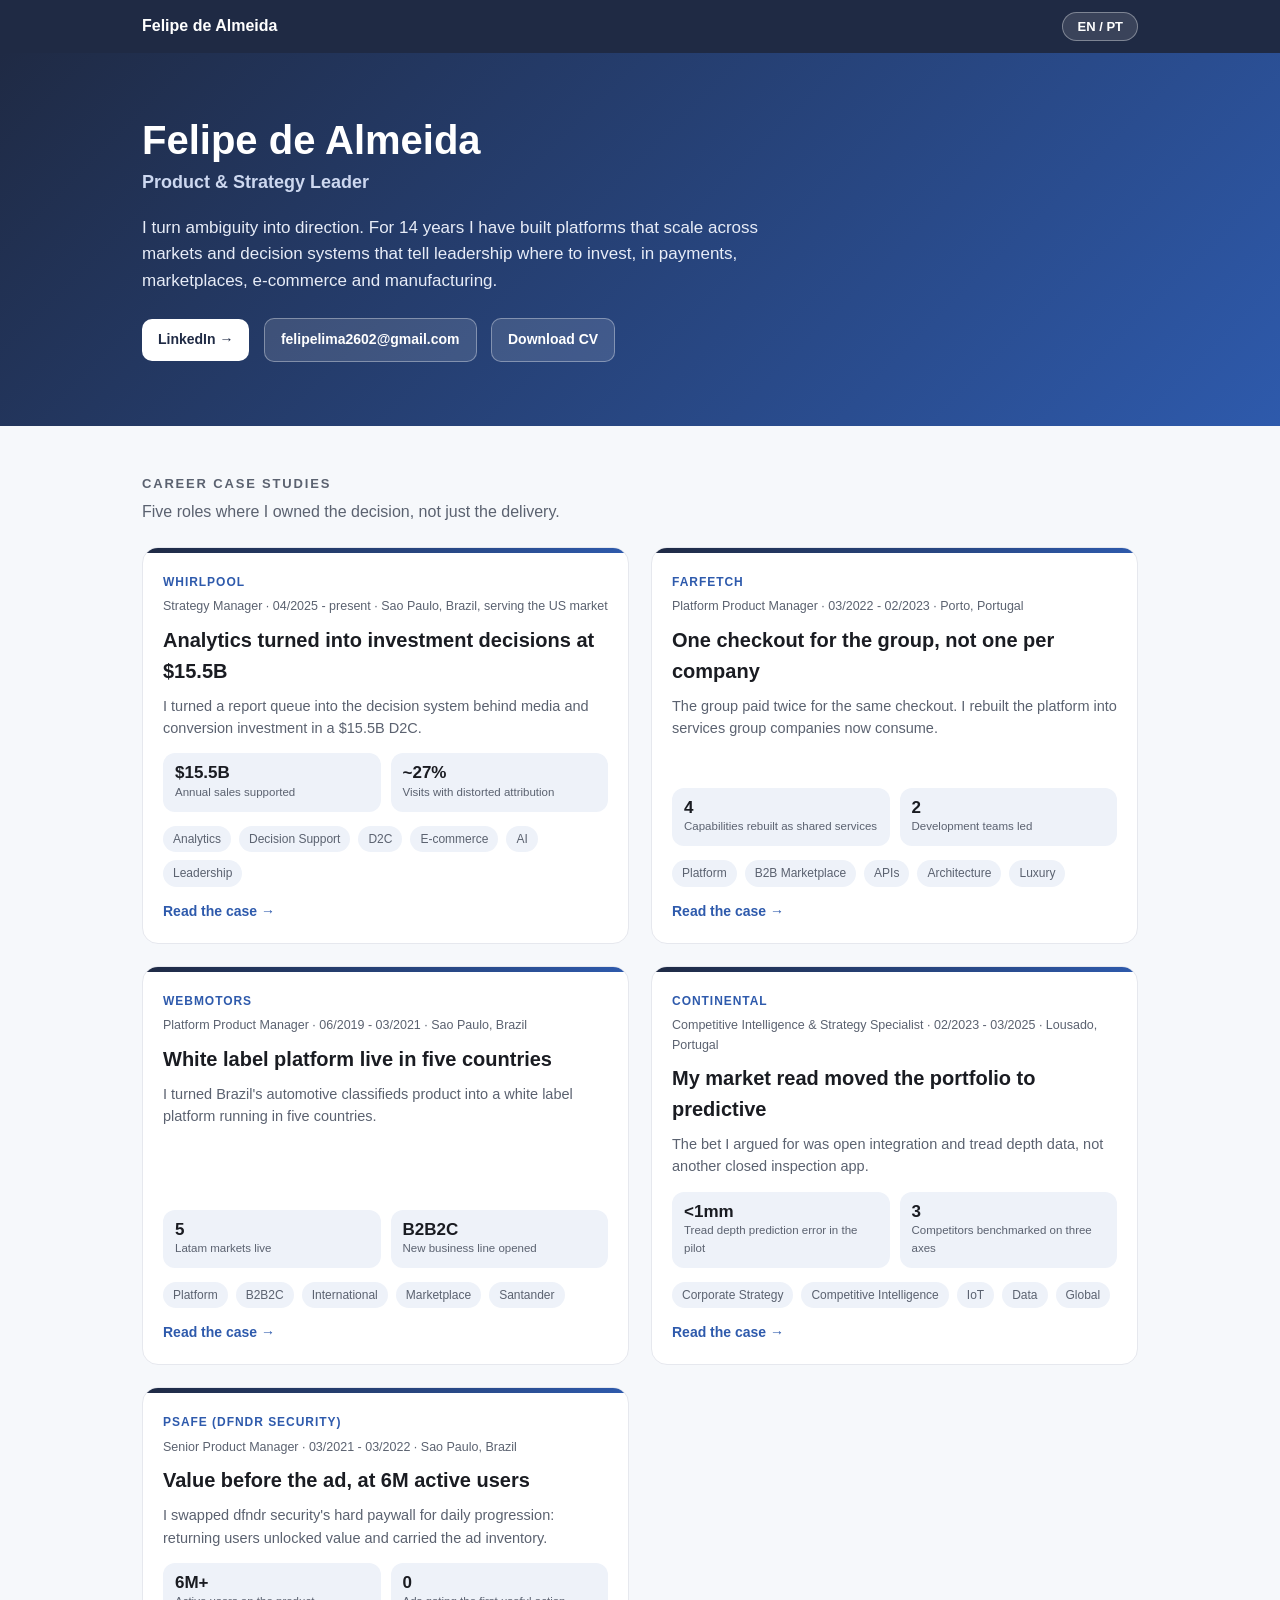
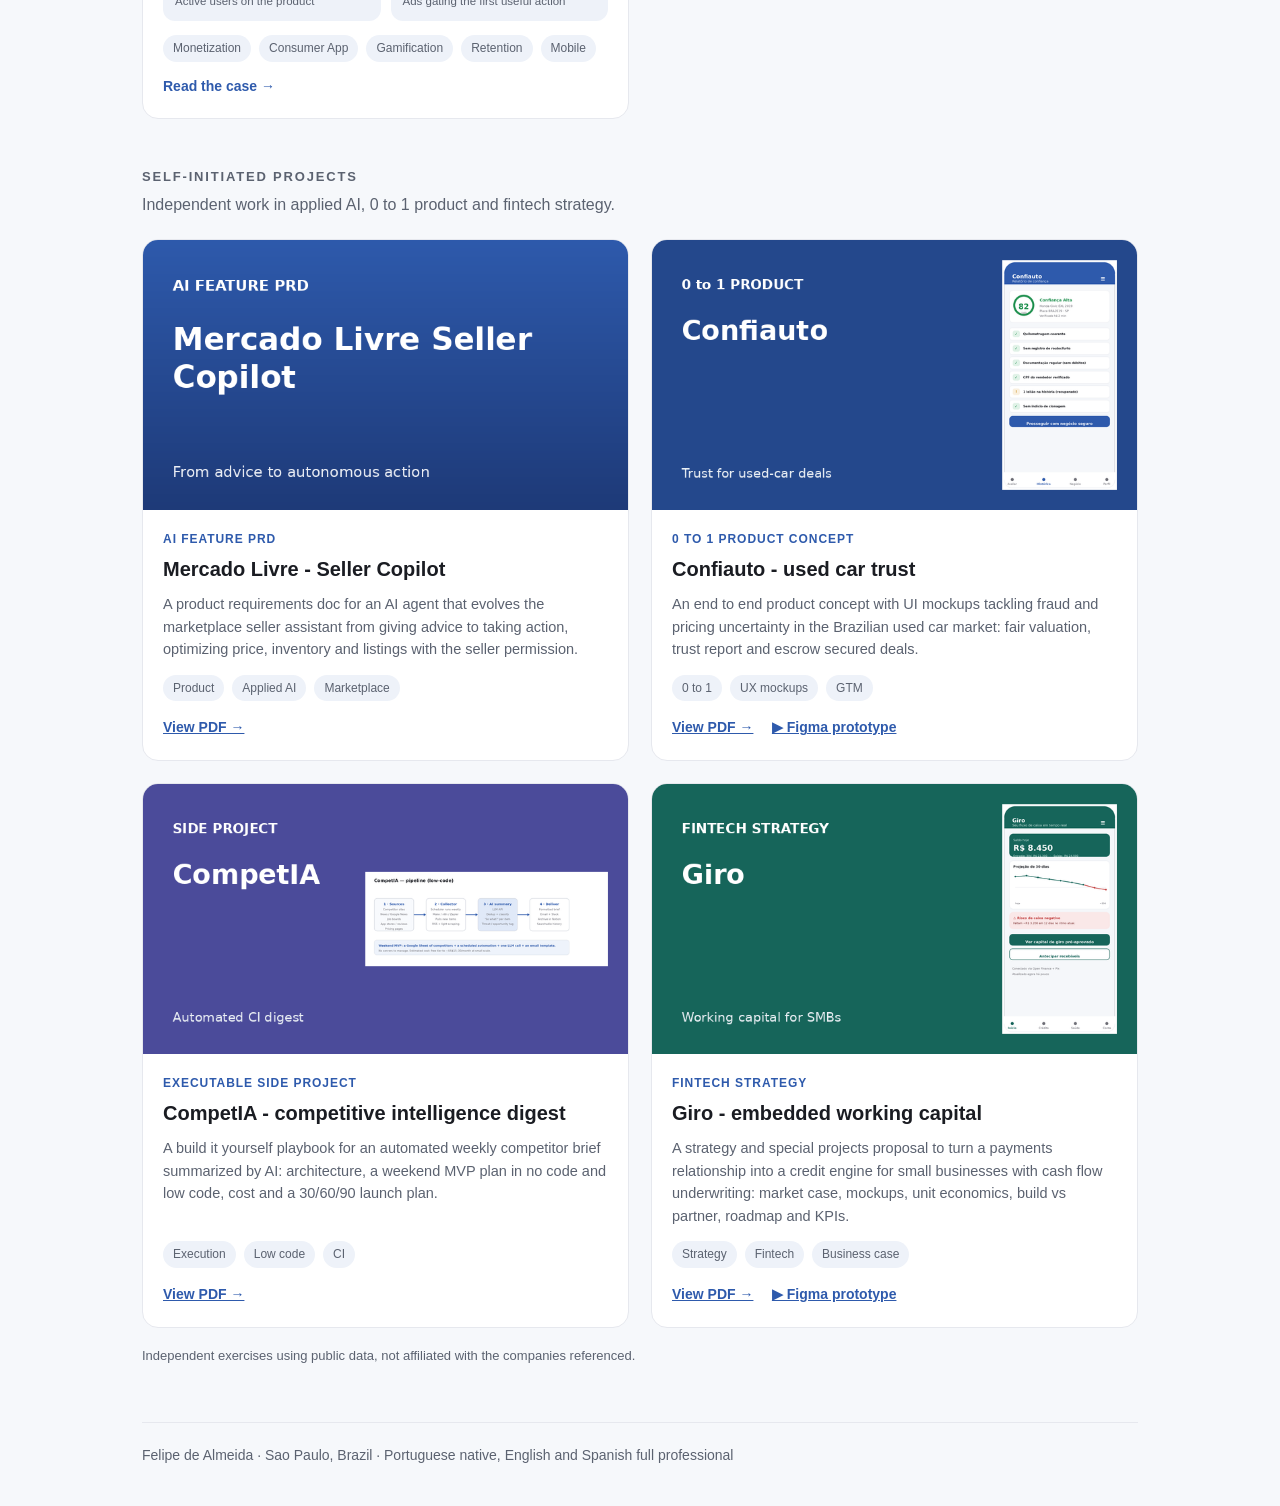
<file: index.html>
<!doctype html>
<html lang="en">
<head>
<meta charset="utf-8">
<meta name="viewport" content="width=device-width, initial-scale=1">
<title>Felipe de Almeida - Product & Strategy Portfolio</title>
<meta name="description" content="Career case studies and self-initiated product and strategy work by Felipe de Almeida.">
<meta property="og:title" content="Felipe de Almeida - Product & Strategy Portfolio">
<meta property="og:description" content="Five career case studies and four self-initiated projects in product, strategy and applied AI.">
<meta property="og:type" content="profile">
<meta property="og:url" content="https://felipelima2602.github.io/portfolio/">
<meta property="og:site_name" content="Felipe de Almeida">
<meta property="og:locale" content="en_US">
<meta name="twitter:card" content="summary">
<!-- Fallback estatico para crawlers que nao rodam JS. Em runtime o script
     reescreve title, description e og:* a partir de data/cases.js. -->
<link rel="canonical" href="https://felipelima2602.github.io/portfolio/">
<link rel="icon" href="data:image/svg+xml,%3Csvg xmlns='http://www.w3.org/2000/svg' viewBox='0 0 64 64'%3E%3Crect width='64' height='64' rx='12' fill='%231f2a44'/%3E%3Ctext x='32' y='45' font-family='-apple-system,Segoe UI,Roboto,sans-serif' font-size='40' font-weight='700' fill='white' text-anchor='middle'%3EF%3C/text%3E%3C/svg%3E">
<link rel="stylesheet" href="assets/styles.css">
</head>
<body>

<div class="topbar">
  <div class="wrap">
    <a class="brand" href="#/">Felipe de Almeida</a>
    <button id="lang" class="langbtn" type="button">EN / PT</button>
  </div>
</div>

<main id="app"></main>

<script type="module">
import { profile, cases } from './data/cases.js';
import { projects, projectsNote } from './data/projects.js';

const state = { lang: localStorage.getItem('lang') || 'en' };
const t = (v) => (v && typeof v === 'object' && 'en' in v) ? (v[state.lang] ?? v.en) : v;
const esc = (s) => String(s).replace(/[&<>"]/g, c => ({'&':'&amp;','<':'&lt;','>':'&gt;','"':'&quot;'}[c]));

const copy = {
  careerTitle: { en: 'Career case studies', pt: 'Cases de carreira' },
  careerSub: { en: 'Five roles where I owned the decision, not just the delivery.', pt: 'Cinco passagens em que eu fui dono da decisao, nao apenas da entrega.' },
  projectsTitle: { en: 'Self-initiated projects', pt: 'Projetos autorais' },
  projectsSub: { en: 'Independent work in applied AI, 0 to 1 product and fintech strategy.', pt: 'Trabalhos independentes em AI aplicada, produto 0 a 1 e estrategia fintech.' },
  back: { en: 'Back to the portfolio', pt: 'Voltar para o portfolio' },
  context: { en: 'Context', pt: 'Contexto' },
  challenge: { en: 'Challenge', pt: 'Desafio' },
  actions: { en: 'What I did', pt: 'O que eu fiz' },
  outcome: { en: 'Outcome', pt: 'Resultado' },
  learning: { en: 'What I would do differently', pt: 'O que eu faria diferente' },
  cv: { en: 'Download CV', pt: 'Baixar CV' },
  read: { en: 'Read the case', pt: 'Ler o case' },
  pdf: { en: 'View PDF', pt: 'Ver PDF' },
  proto: { en: 'Figma prototype', pt: 'Prototipo no Figma' },
  langSwitch: { en: 'Mudar para portugues', pt: 'Switch to English' }
};

const chips = (arr) => `<div class="chips">${arr.map(x => `<span class="chip">${esc(x)}</span>`).join('')}</div>`;

// Metrica ainda sem numero confirmado fica fora do ar ate o valor existir.
// O dado continua em cases.js e o scripts/check.mjs continua listando o pendente.
const liveMetrics = (c) => (c.metrics || []).filter(m => !String(m.value).startsWith('TODO'));

function hero() {
  return `<header class="hero"><div class="wrap">
    <h1>${esc(profile.name)}</h1>
    <div class="role">${esc(t(profile.headline))}</div>
    <p>${esc(t(profile.pitch))}</p>
    <div class="actions">
      <a class="primary" href="${profile.linkedin}" target="_blank" rel="noopener">LinkedIn &rarr;</a>
      <a class="ghost" href="mailto:${profile.email}">${esc(profile.email)}</a>
      <a class="ghost" href="${t(profile.cv)}" download>${esc(t(copy.cv))}</a>
    </div>
  </div></header>`;
}

function caseCard(c) {
  const kpis = liveMetrics(c).slice(0, 2);
  const kpiRow = kpis.length
    ? `<div class="kpis">${kpis.map(m => `<div class="kpi">
        <div class="v">${esc(m.value)}</div><div class="l">${esc(t(m.label))}</div></div>`).join('')}</div>`
    : '';
  return `<a class="card" href="#/case/${c.id}">
    <div class="accent"></div>
    <div class="body">
      <div class="eyebrow">${esc(c.company)}</div>
      <div class="meta">${esc(t(c.role))} &middot; ${esc(c.period)} &middot; ${esc(t(c.location))}</div>
      <h3>${esc(t(c.headline))}</h3>
      <p>${esc(t(c.hero))}</p>
      ${kpiRow}
      ${chips(c.tags)}
      <div class="go">${esc(t(copy.read))} &rarr;</div>
    </div></a>`;
}

function projectCard(p) {
  const pdf = p.pdf[state.lang] || p.pdf.en;
  return `<div class="card">
    <div class="cover"><img loading="lazy" src="${p.cover}" alt="${esc(p.title)}"></div>
    <div class="body">
      <div class="eyebrow">${esc(t(p.kicker))}</div>
      <h3>${esc(p.title)}</h3>
      <p>${esc(t(p.summary))}</p>
      ${chips(t(p.tags))}
      <div>
        <a class="go" href="${pdf}" target="_blank" rel="noopener">${esc(t(copy.pdf))} &rarr;</a>
        ${p.figma ? `<a class="go" href="${p.figma}" target="_blank" rel="noopener">&#9654; ${esc(t(copy.proto))}</a>` : ''}
      </div>
    </div></div>`;
}

function home() {
  const sorted = [...cases].sort((a, b) => a.order - b.order);
  return `${hero()}<div class="wrap">
    <h2 class="section-title">${esc(t(copy.careerTitle))}</h2>
    <p class="section-sub">${esc(t(copy.careerSub))}</p>
    <div class="grid">${sorted.map(caseCard).join('')}</div>

    <h2 class="section-title">${esc(t(copy.projectsTitle))}</h2>
    <p class="section-sub">${esc(t(copy.projectsSub))}</p>
    <div class="grid">${[...projects].sort((a, b) => a.order - b.order).map(projectCard).join('')}</div>
    <p class="note">${esc(t(projectsNote))}</p>

    <footer class="site">${esc(profile.name)} &middot; ${esc(t(profile.location))} &middot; ${esc(t(profile.languages))}</footer>
  </div>`;
}

function casePage(c) {
  const list = (arr) => `<ul>${arr.map(i => `<li>${esc(t(i))}</li>`).join('')}</ul>`;
  const block = (title, body) => `<h2>${esc(t(title))}</h2>${body}`;
  const metric = (m) => `<div class="metric"><div class="v">${esc(m.value)}</div>
      <div class="l">${esc(t(m.label))}</div></div>`;
  const shown = liveMetrics(c);
  return `<div class="wrap reading case">
    <a class="backlink" href="#/">&larr; ${esc(t(copy.back))}</a>
    <div class="eyebrow">${esc(c.company)}</div>
    <h1>${esc(t(c.headline))}</h1>
    <div class="meta">${esc(t(c.role))} &middot; ${esc(c.period)} &middot; ${esc(t(c.location))}</div>
    <p class="lead">${esc(t(c.hero))}</p>
    ${chips(c.tags)}
    ${shown.length ? `<div class="metrics">${shown.map(metric).join('')}</div>` : ''}
    ${block(copy.context, `<p>${esc(t(c.context))}</p>`)}
    ${block(copy.challenge, `<p>${esc(t(c.challenge))}</p>`)}
    ${block(copy.actions, list(c.actions))}
    ${block(copy.outcome, list(c.outcome))}
    ${block(copy.learning, `<p>${esc(t(c.learning))}</p>`)}
    <footer class="site"><a href="${profile.linkedin}" target="_blank" rel="noopener">LinkedIn</a> &middot;
      <a href="mailto:${profile.email}">${esc(profile.email)}</a></footer>
  </div>`;
}

// SEO e Open Graph saem do perfil e do case, nunca de texto fixo no HTML.
const SITE = 'https://felipelima2602.github.io/portfolio/';
function meta(name, value) {
  const sel = /^(og|twitter):/.test(name) ? `meta[property="${name}"], meta[name="${name}"]` : `meta[name="${name}"]`;
  let el = document.head.querySelector(sel);
  if (!el) {
    el = document.createElement('meta');
    el.setAttribute(/^og:/.test(name) ? 'property' : 'name', name);
    document.head.appendChild(el);
  }
  el.setAttribute('content', value);
}
function seo(c) {
  const title = c ? `${c.company} - ${t(c.headline)}` : `${profile.name} - ${t(profile.headline)}`;
  const desc = c ? t(c.hero) : t(profile.pitch);
  const url = c ? `${SITE}#/case/${c.id}` : SITE;
  document.title = title;
  meta('description', desc);
  meta('og:title', title);
  meta('og:description', desc);
  meta('og:url', url);
  meta('og:type', c ? 'article' : 'profile');
  meta('og:locale', state.lang === 'pt' ? 'pt_BR' : 'en_US');
  meta('twitter:card', 'summary');
  meta('twitter:title', title);
  meta('twitter:description', desc);
  let link = document.head.querySelector('link[rel="canonical"]');
  if (!link) { link = document.createElement('link'); link.rel = 'canonical'; document.head.appendChild(link); }
  link.href = url;
}

let lastRoute = null;
function render() {
  const m = location.hash.match(/^#\/case\/(.+)$/);
  const c = (m && cases.find(x => x.id === m[1])) || null;
  if (m && !c) { location.replace('#/'); return; } // slug inexistente volta para a home
  document.getElementById('app').innerHTML = c ? casePage(c) : home();
  document.documentElement.lang = state.lang;
  seo(c);
  const btn = document.getElementById('lang');
  btn.setAttribute('aria-label', t(copy.langSwitch));
  btn.title = t(copy.langSwitch);
  const route = c ? c.id : 'home';
  if (route !== lastRoute) window.scrollTo(0, 0); // trocar idioma nao joga o leitor para o topo
  lastRoute = route;
}

document.getElementById('lang').addEventListener('click', () => {
  state.lang = state.lang === 'en' ? 'pt' : 'en';
  localStorage.setItem('lang', state.lang);
  render();
});
window.addEventListener('hashchange', render);
render();
</script>
</body>
</html>
</file>
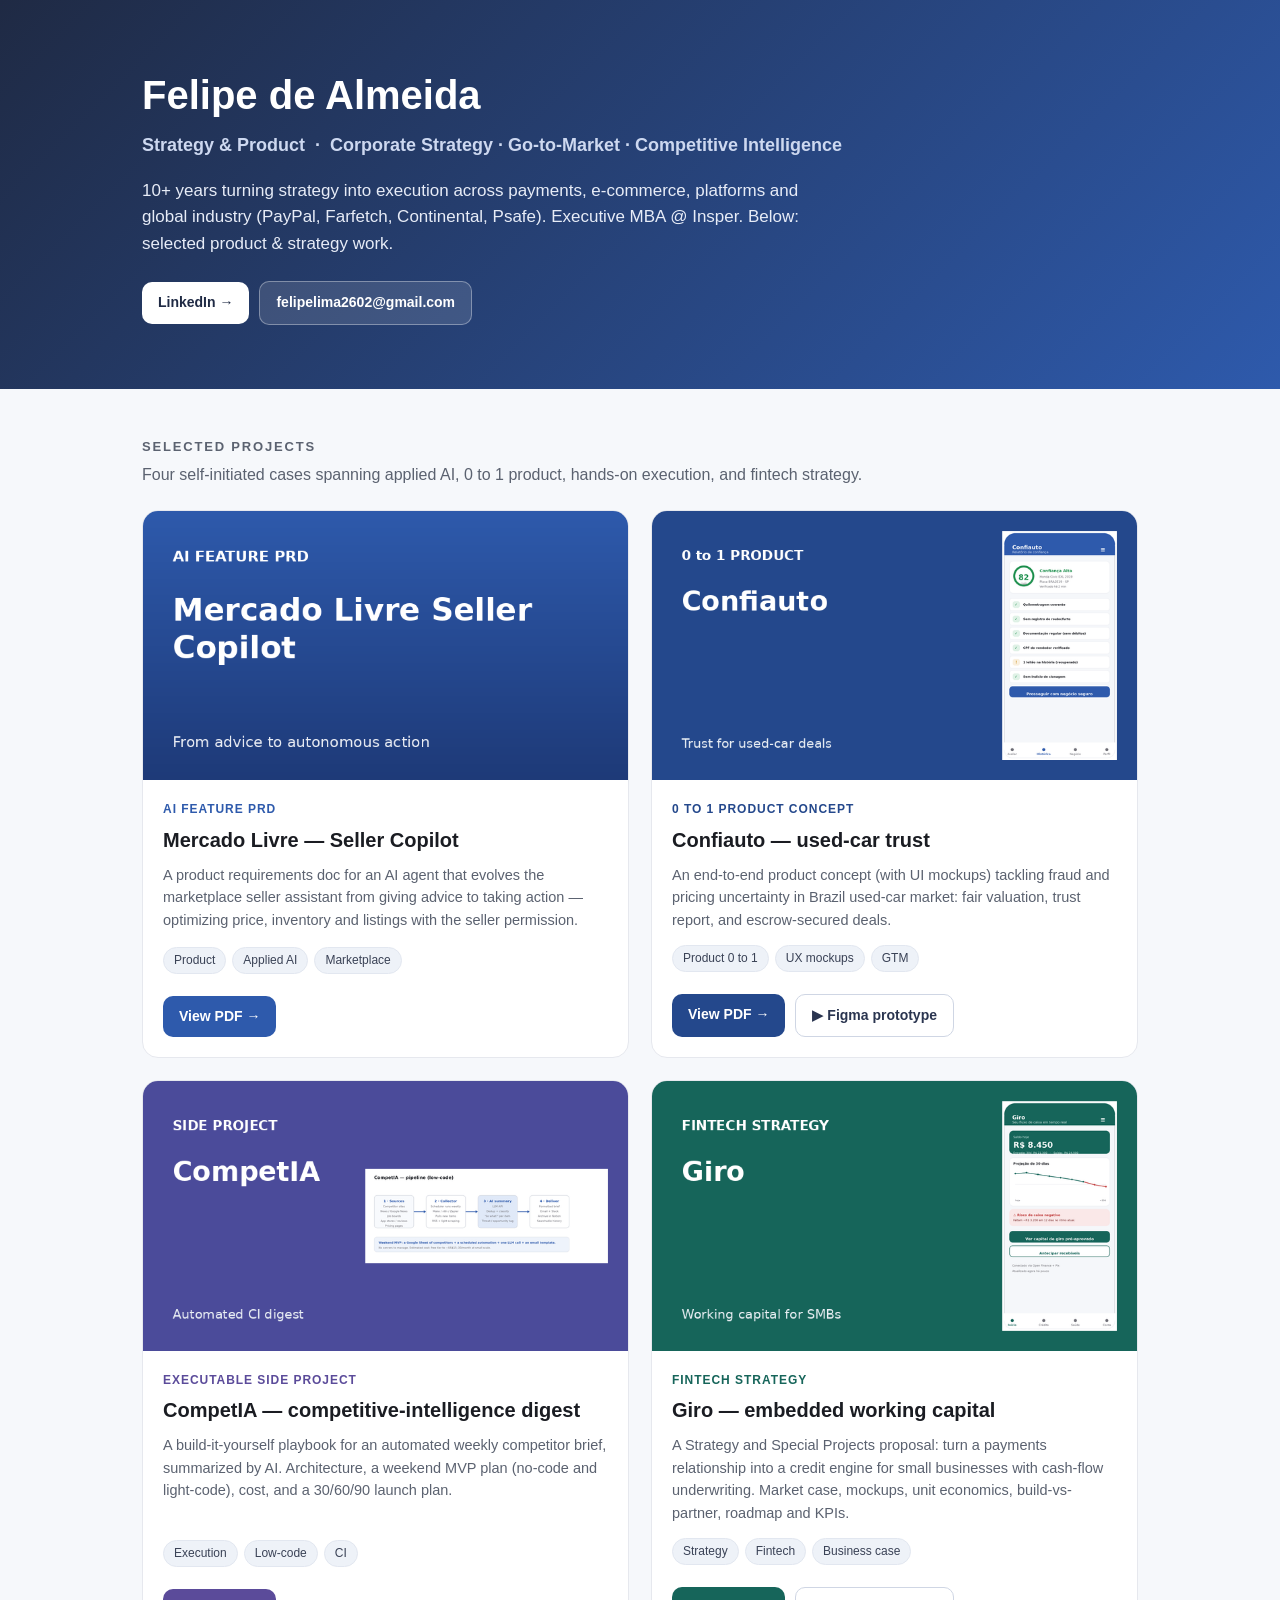
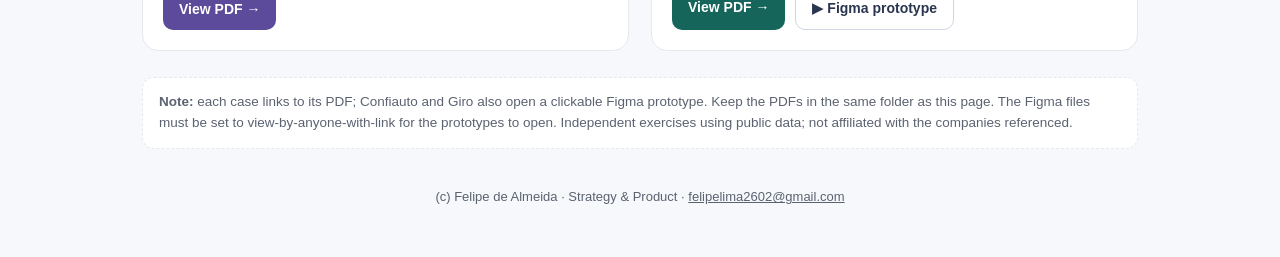
<file: Portfolio_FelipeAlmeida.html>
<!doctype html><html lang="en"><head><meta charset="utf-8"><meta name="viewport" content="width=device-width, initial-scale=1"><title>Felipe de Almeida - Strategy and Product Portfolio</title><style>*{box-sizing:border-box}body{margin:0;font-family:-apple-system,BlinkMacSystemFont,Segoe UI,Roboto,Helvetica,Arial,sans-serif;color:#1a1c22;background:#f6f8fb;line-height:1.55}.wrap{max-width:1040px;margin:0 auto;padding:0 22px}header.hero{background:linear-gradient(135deg,#1f2a44,#2E5AAC);color:#fff;padding:64px 0 56px}.hero h1{margin:0 0 6px;font-size:40px}.hero .role{font-size:18px;color:#cdd8f0;font-weight:600;margin-bottom:18px}.hero p{max-width:680px;color:#e7ecf7;font-size:17px;margin:0 0 24px}.actions a{display:inline-block;margin-right:10px;margin-bottom:8px;padding:10px 16px;border-radius:10px;text-decoration:none;font-weight:600;font-size:14px}.actions .primary{background:#fff;color:#1f2a44}.actions .ghost{background:rgba(255,255,255,.12);color:#fff;border:1px solid rgba(255,255,255,.35)}.section-title{margin:48px 0 6px;font-size:13px;letter-spacing:.14em;text-transform:uppercase;color:#5b6270;font-weight:700}.section-sub{margin:0 0 22px;color:#5b6270}.grid{display:grid;grid-template-columns:1fr 1fr;gap:22px}@media(max-width:760px){.grid{grid-template-columns:1fr}}.card{background:#fff;border:1px solid #e6e8ee;border-radius:16px;overflow:hidden;display:flex;flex-direction:column}.card .cover{aspect-ratio:18/10;overflow:hidden;background:#0e1730}.card .cover img{width:100%;height:100%;object-fit:cover;display:block}.card .body{padding:20px;display:flex;flex-direction:column;flex:1}.eyebrow{font-size:12px;font-weight:800;letter-spacing:.08em;text-transform:uppercase;margin-bottom:6px}.card h3{margin:0 0 8px;font-size:20px}.card p{margin:0 0 14px;color:#5b6270;font-size:14.5px;flex:1}.chips{margin-bottom:16px}.chip{display:inline-block;font-size:12px;color:#3a4256;background:#eef2f8;border:1px solid #e2e7f0;border-radius:999px;padding:3px 10px;margin:0 6px 6px 0}.btn{color:#fff;text-decoration:none;font-weight:700;font-size:14px;padding:10px 16px;border-radius:10px}.btnrow{display:flex;gap:10px;flex-wrap:wrap}.ghostbtn{background:#fff;border:1.5px solid #cfd6e4;color:#2a3550}.note{margin:26px 0 0;padding:14px 16px;background:#fff;border:1px dashed #e6e8ee;border-radius:12px;color:#5b6270;font-size:13.5px}footer{color:#5b6270;font-size:13px;text-align:center;padding:38px 0 50px}footer a{color:#5b6270}</style></head><body><header class="hero"><div class="wrap"><h1>Felipe de Almeida</h1><div class="role">Strategy &amp; Product&nbsp;&nbsp;&middot;&nbsp;&nbsp;Corporate Strategy &middot; Go-to-Market &middot; Competitive Intelligence</div><p>10+ years turning strategy into execution across payments, e-commerce, platforms and global industry (PayPal, Farfetch, Continental, Psafe). Executive MBA @ Insper. Below: selected product &amp; strategy work.</p><div class="actions"><a class="primary" href="https://www.linkedin.com/in/felipelima2602/" target="_blank" rel="noopener">LinkedIn &rarr;</a><a class="ghost" href="mailto:felipelima2602@gmail.com">felipelima2602@gmail.com</a></div></div></header><main class="wrap"><div class="section-title">Selected projects</div><p class="section-sub">Four self-initiated cases spanning applied AI, 0 to 1 product, hands-on execution, and fintech strategy.</p><div class="grid"><article class="card"><div class="cover"><img alt="Mercado Livre &mdash; Seller Copilot" src="[data-uri]"></div><div class="body"><div class="eyebrow" style="color:#2E5AAC">AI Feature PRD</div><h3>Mercado Livre &mdash; Seller Copilot</h3><p>A product requirements doc for an AI agent that evolves the marketplace seller assistant from giving advice to taking action &mdash; optimizing price, inventory and listings with the seller permission.</p><div class="chips"><span class="chip">Product</span><span class="chip">Applied AI</span><span class="chip">Marketplace</span></div><div class="btnrow"><a class="btn" style="background:#2E5AAC" href="PRD_SellerCopilot_MercadoLivre.pdf" target="_blank" rel="noopener">View PDF &rarr;</a></div></div></article><article class="card"><div class="cover"><img alt="Confiauto &mdash; used-car trust" src="[data-uri]"></div><div class="body"><div class="eyebrow" style="color:#24488C">0 to 1 Product Concept</div><h3>Confiauto &mdash; used-car trust</h3><p>An end-to-end product concept (with UI mockups) tackling fraud and pricing uncertainty in Brazil used-car market: fair valuation, trust report, and escrow-secured deals.</p><div class="chips"><span class="chip">Product 0 to 1</span><span class="chip">UX mockups</span><span class="chip">GTM</span></div><div class="btnrow"><a class="btn" style="background:#24488C" href="Projeto2_Confiauto_ProductConcept.pdf" target="_blank" rel="noopener">View PDF &rarr;</a><a class="btn ghostbtn" href="https://www.figma.com/proto/rpQ2Yb8n6KPogJfFYsSzrO/Confiauto?node-id=1-2&starting-point-node-id=1-2&scaling=scale-down&content-scaling=fixed&page-id=0%3A1" target="_blank" rel="noopener">&#9654; Figma prototype</a></div></div></article><article class="card"><div class="cover"><img alt="CompetIA &mdash; competitive-intelligence digest" src="[data-uri]"></div><div class="body"><div class="eyebrow" style="color:#5B4B9A">Executable Side Project</div><h3>CompetIA &mdash; competitive-intelligence digest</h3><p>A build-it-yourself playbook for an automated weekly competitor brief, summarized by AI. Architecture, a weekend MVP plan (no-code and light-code), cost, and a 30/60/90 launch plan.</p><div class="chips"><span class="chip">Execution</span><span class="chip">Low-code</span><span class="chip">CI</span></div><div class="btnrow"><a class="btn" style="background:#5B4B9A" href="Projeto3_CompetIA_Playbook.pdf" target="_blank" rel="noopener">View PDF &rarr;</a></div></div></article><article class="card"><div class="cover"><img alt="Giro &mdash; embedded working capital" src="[data-uri]"></div><div class="body"><div class="eyebrow" style="color:#16655A">Fintech Strategy</div><h3>Giro &mdash; embedded working capital</h3><p>A Strategy and Special Projects proposal: turn a payments relationship into a credit engine for small businesses with cash-flow underwriting. Market case, mockups, unit economics, build-vs-partner, roadmap and KPIs.</p><div class="chips"><span class="chip">Strategy</span><span class="chip">Fintech</span><span class="chip">Business case</span></div><div class="btnrow"><a class="btn" style="background:#16655A" href="Projeto4_Giro_FintechStrategy.pdf" target="_blank" rel="noopener">View PDF &rarr;</a><a class="btn ghostbtn" href="https://www.figma.com/proto/iHgQ9gvSCuVCpZwDEsJBCq/Giro?node-id=1-2&starting-point-node-id=1-2&scaling=scale-down&content-scaling=fixed&page-id=0%3A1" target="_blank" rel="noopener">&#9654; Figma prototype</a></div></div></article></div><div class="note"><strong>Note:</strong> each case links to its PDF; Confiauto and Giro also open a clickable Figma prototype. Keep the PDFs in the same folder as this page. The Figma files must be set to view-by-anyone-with-link for the prototypes to open. Independent exercises using public data; not affiliated with the companies referenced.</div></main><footer><div class="wrap">(c) Felipe de Almeida &middot; Strategy &amp; Product &middot; <a href="mailto:felipelima2602@gmail.com">felipelima2602@gmail.com</a></div></footer></body></html>
</file>
<file: assets/styles.css>
/* Design tokens herdados do portfolio anterior. Mantenha a paleta. */
:root{
  --navy:#1f2a44; --blue:#2E5AAC; --bg:#f6f8fb; --card:#fff; --ink:#1a1c22;
  --muted:#5b6270; --line:#e6e8ee; --chip:#eef2f9; --radius:16px; --maxw:1040px;
  /* mesmo azul da identidade, usado quando ele vira texto sobre card */
  --blue-ink:#2E5AAC;
}
@media (prefers-color-scheme: dark){
  :root{ --bg:#0d1220; --card:#141c2e; --ink:#e7ecf7; --muted:#9aa5bd; --line:#243049; --chip:#1b2438;
    /* o azul cheio nao passa AA sobre card escuro, entao o texto usa a versao clara */
    --blue-ink:#8fb4ff; }
}
*{box-sizing:border-box}
html{-webkit-text-size-adjust:100%;scroll-behavior:smooth}
body{margin:0;background:var(--bg);color:var(--ink);line-height:1.55;overflow-x:hidden;
  font-family:-apple-system,BlinkMacSystemFont,"Segoe UI",Roboto,Helvetica,Arial,sans-serif}
img{max-width:100%;display:block}
a{color:inherit}
.wrap{max-width:var(--maxw);margin:0 auto;padding:0 22px}
.reading{max-width:760px}

/* topbar */
.topbar{position:sticky;top:0;z-index:10;background:var(--navy);color:#fff}
.topbar .wrap{display:flex;align-items:center;justify-content:space-between;gap:16px;padding-top:12px;padding-bottom:12px}
.topbar a.brand{font-weight:700;text-decoration:none}
.langbtn{background:rgba(255,255,255,.12);border:1px solid rgba(255,255,255,.35);color:#fff;
  border-radius:999px;padding:6px 14px;font-size:13px;font-weight:600;cursor:pointer}
.langbtn:hover{background:rgba(255,255,255,.2)}

/* hero */
header.hero{background:linear-gradient(135deg,var(--navy),var(--blue));color:#fff;padding:64px 0 56px}
.hero h1{margin:0 0 6px;font-size:40px;line-height:1.15}
.hero .role{font-size:18px;color:#cdd8f0;font-weight:600;margin-bottom:18px}
.hero p{max-width:680px;color:#e7ecf7;font-size:17px;margin:0 0 24px}
.actions a{display:inline-block;margin:0 10px 8px 0;padding:10px 16px;border-radius:10px;
  text-decoration:none;font-weight:600;font-size:14px}
.actions .primary{background:#fff;color:var(--navy)}
.actions .ghost{background:rgba(255,255,255,.12);color:#fff;border:1px solid rgba(255,255,255,.35)}

/* sections */
.section-title{margin:48px 0 6px;font-size:13px;letter-spacing:.14em;text-transform:uppercase;
  color:var(--muted);font-weight:700}
.section-sub{margin:0 0 22px;color:var(--muted)}
.grid{display:grid;grid-template-columns:1fr 1fr;gap:22px}
@media(max-width:760px){.grid{grid-template-columns:1fr}.hero h1{font-size:30px}}

/* cards */
.card{background:var(--card);border:1px solid var(--line);border-radius:var(--radius);overflow:hidden;
  display:flex;flex-direction:column;text-decoration:none;color:inherit;transition:border-color .15s,transform .15s}
a.card:hover{border-color:var(--blue);transform:translateY(-2px)}
.card .accent{height:5px;background:linear-gradient(135deg,var(--navy),var(--blue))}
.card .cover{aspect-ratio:18/10;overflow:hidden;background:#0e1730}
.card .cover img{width:100%;height:100%;object-fit:cover}
.card .body{padding:20px;display:flex;flex-direction:column;flex:1}
.eyebrow{font-size:12px;font-weight:800;letter-spacing:.08em;text-transform:uppercase;
  margin-bottom:6px;color:var(--blue-ink)}
.card h3{margin:0 0 8px;font-size:20px}
.card p{margin:0 0 14px;color:var(--muted);font-size:14.5px;flex:1}
.chips{margin-bottom:14px;display:flex;flex-wrap:wrap;gap:8px}
.chip{font-size:12px;color:var(--muted);background:var(--chip);border-radius:999px;padding:4px 10px}
.card .meta{font-size:12.5px;color:var(--muted);margin-bottom:8px}
.card .go{font-weight:700;font-size:14px;color:var(--blue-ink)}
.card .go + .go{margin-left:14px}

/* case page */
.backlink{display:inline-block;margin:28px 0 0;font-size:14px;color:var(--muted);text-decoration:none}
.case h1{margin:14px 0 4px;font-size:34px;line-height:1.15}
.case .meta{color:var(--muted);font-size:14px;margin-bottom:18px}
.case .lead{font-size:19px;line-height:1.5;margin:0 0 24px}
.metrics{display:grid;grid-template-columns:repeat(3,1fr);gap:14px;margin-bottom:8px}
@media(max-width:560px){.metrics{grid-template-columns:1fr 1fr}}
.metric{background:var(--card);border:1px solid var(--line);border-radius:12px;padding:14px}
.metric .v{font-size:20px;font-weight:700}
.metric .l{font-size:12px;color:var(--muted)}
.case h2{margin:34px 0 8px;font-size:13px;letter-spacing:.14em;text-transform:uppercase;color:var(--muted)}
.case p, .case li{color:var(--ink)}
.case ul{margin:0;padding-left:20px}
.case li{margin-bottom:8px}

footer.site{margin-top:56px;border-top:1px solid var(--line);padding:22px 0 40px;color:var(--muted);font-size:14px}
.note{color:var(--muted);font-size:13px;margin-top:18px}

/* --- extensoes: metricas no card da home, cabecalho do case, foco visivel --- */

/* metricas resumidas dentro do card de case na home */
.card .kpis{display:flex;flex-wrap:wrap;gap:10px;margin:0 0 14px}
.card .kpi{flex:1 1 120px;min-width:0;background:var(--chip);border-radius:12px;padding:10px 12px}
.card .kpi .v{font-size:17px;font-weight:800;line-height:1.2;overflow-wrap:anywhere}
.card .kpi .l{font-size:11.5px;color:var(--muted);overflow-wrap:anywhere}

/* cabecalho da pagina de case: eyebrow com a empresa, h1 com a headline */
.case .eyebrow{margin:18px 0 4px}
.case .chips{margin:0 0 18px}
.case .lead{color:var(--muted)}
/* min-width:0 mantem as colunas 1fr iguais quando o valor e uma palavra longa */
.metric{min-width:0}
.metric .v,.metric .l{overflow-wrap:anywhere}
.case h1,.hero h1{overflow-wrap:anywhere}
.case footer.site a{color:var(--blue-ink)}
.backlink:hover{color:var(--blue-ink)}

/* foco visivel para navegacao por teclado */
a:focus-visible,button:focus-visible{outline:3px solid var(--blue-ink);outline-offset:2px;border-radius:6px}
.topbar a:focus-visible,.topbar button:focus-visible{outline-color:#fff}

@media (prefers-reduced-motion: reduce){
  html{scroll-behavior:auto}
  a.card:hover{transform:none}
  *{transition:none!important}
}
</file>
